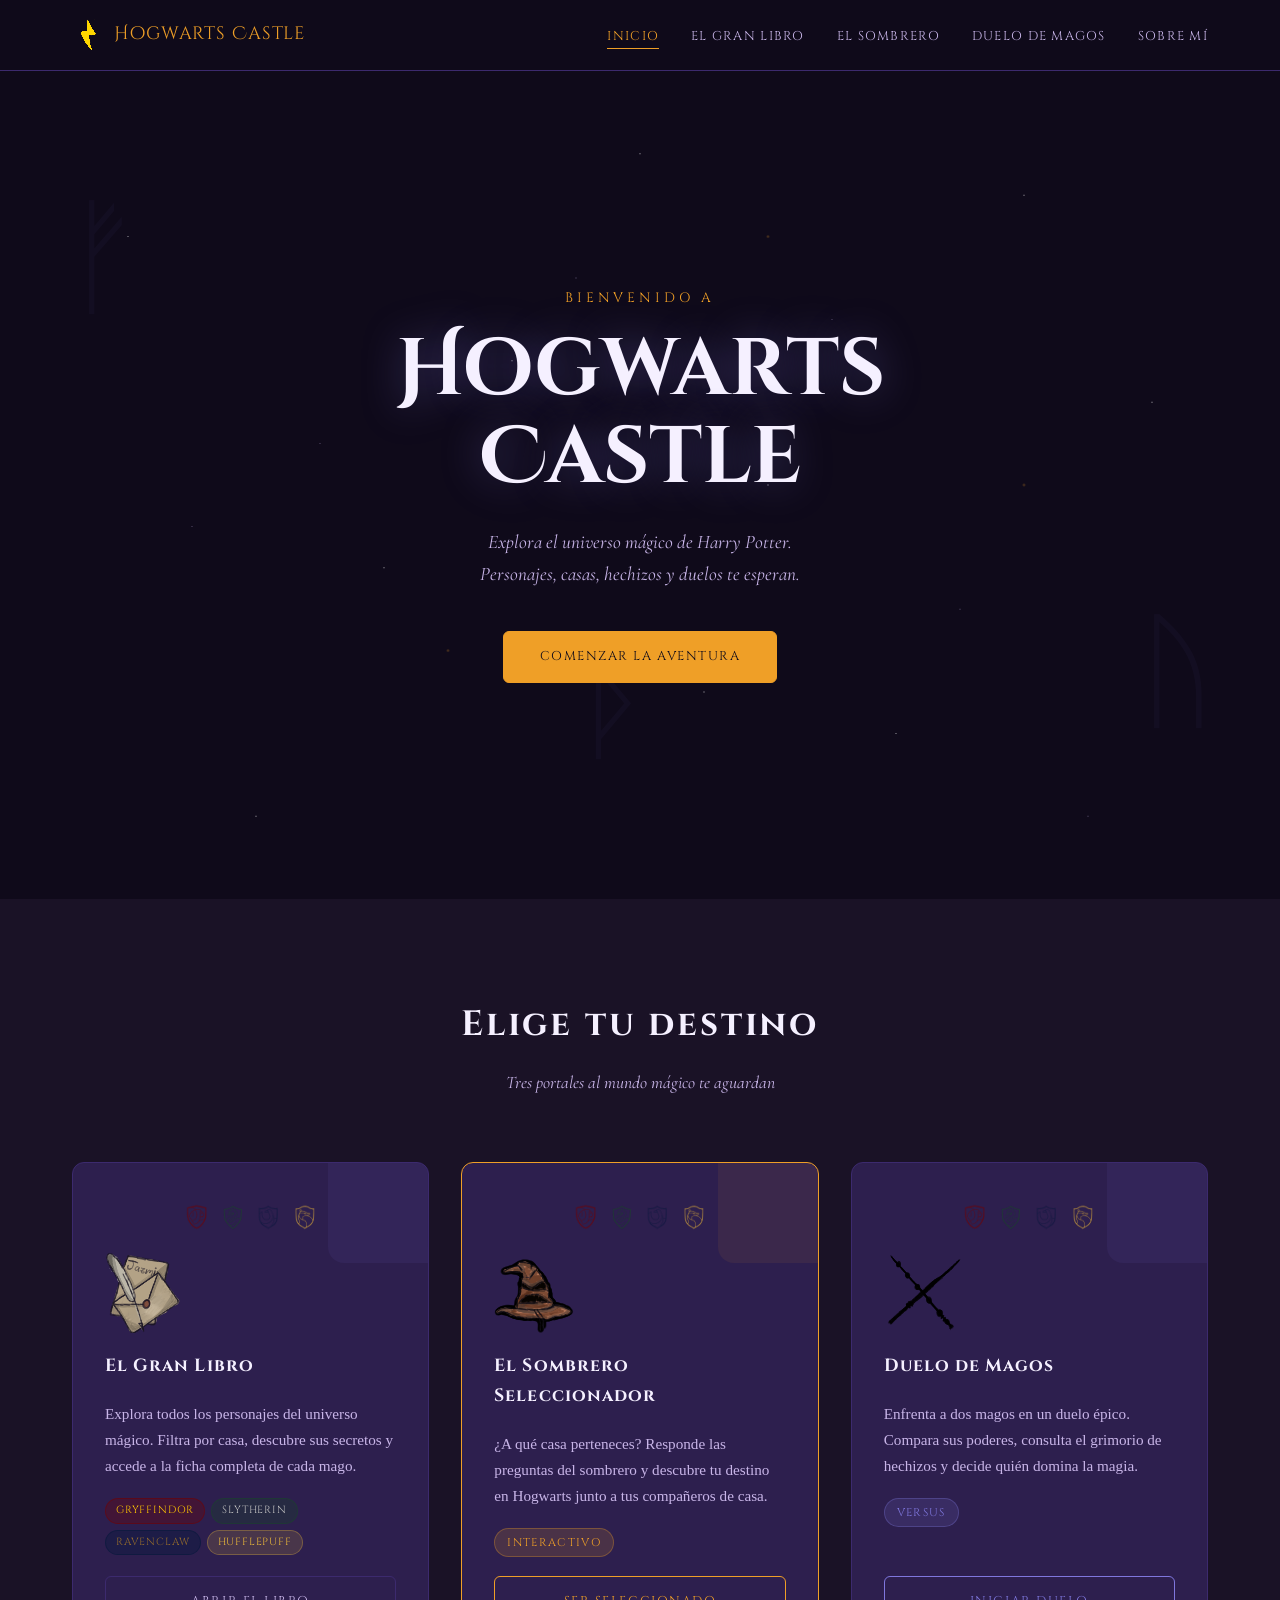
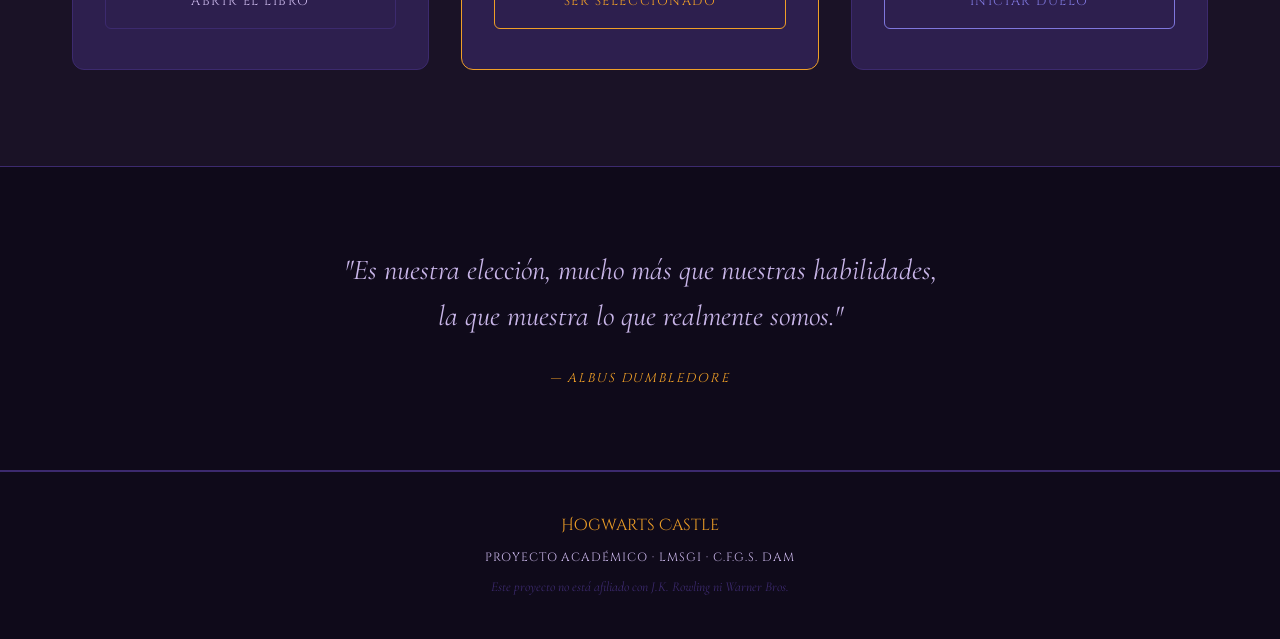
<file: index.html>
<!DOCTYPE html>
<html lang="es">
  <head>
    <meta charset="UTF-8" />
    <meta name="viewport" content="width=device-width, initial-scale=1.0" />
    <meta name="author" content="Jazmin Gutierrez Castro" />
    <meta name="description" content="Hogwarts Castle - Explora el mundo mágico de Harry Potter" />
    <title>Hogwarts Castle</title>
    <link rel="icon" type="image/x-icon" href="img/favicon.png" />
    <link rel="stylesheet" href="css/styles.css" />
    <link rel="preconnect" href="https://fonts.googleapis.com" />
    <link rel="preconnect" href="https://fonts.gstatic.com" crossorigin />
    <link
      href="https://fonts.googleapis.com/css2?family=Cinzel:wght@400;700&family=Cinzel+Decorative:wght@400;700&family=IM+Fell+English:ital,wght@0,400;1,400&family=Cormorant+Garamond:ital,wght@0,400;0,600;1,400&family=Crimson+Text:ital,wght@0,400;1,400&display=swap"
      rel="stylesheet"
    />
  </head>
  <body>

    <header class="site-header">
      <div class="header-inner">
        <div class="logo">
          <img src="img/logo.png" alt="Logo" class="logo-symbol" />
          <span class="logo-text">Hogwarts Castle</span>
        </div>
        <nav class="main-nav">
          <ul class="nav-list">
            <li><a href="index.html" class="nav-link active">Inicio</a></li>
            <li><a href="pages/libro.html" class="nav-link">El Gran Libro</a></li>
            <li><a href="pages/sombrero.html" class="nav-link">El Sombrero</a></li>
            <li><a href="pages/duelo.html" class="nav-link">Duelo de Magos</a></li>
            <li><a href="pages/sobre-mi.html" class="nav-link">Sobre mí</a></li>
          </ul>
        </nav>
      </div>
    </header>

    <main class="site-main">

      <section class="hero">
        <div class="hero-bg">
          <div class="stars"></div>
          <div class="stars stars--2"></div>
          <div class="stars stars--3"></div>
        </div>
        <div class="hero-content">
          <p class="hero-eyebrow">Bienvenido a</p>
          <h1 class="hero-title">Hogwarts Castle</h1>
          <p class="hero-subtitle">
            Explora el universo mágico de Harry Potter.<br />
            Personajes, casas, hechizos y duelos te esperan.
          </p>
          <a href="#section-title" class="btn btn--primary">Comenzar la aventura</a>
        </div>
        <div class="hero-deco" aria-hidden="true">
          <span class="deco-rune">ᚠ</span>
          <span class="deco-rune deco-rune--2">ᚢ</span>
          <span class="deco-rune deco-rune--3">ᚦ</span>
        </div>
      </section>

      <section class="sections" id="section-title">
        <div class="section-header" >
          <h2 class="section-title" >Elige tu destino</h2>
          <p class="section-desc">Tres portales al mundo mágico te aguardan</p>
        </div>

        <div class="cards-grid">

          <article class="portal-card">
            <div class="portal-card__glow"></div>
            <div class="portal-card__shields" aria-hidden="true">
              <img src="img/escudo_gryffindor.png" alt="" />
              <img src="img/escudo_slytherin.png" alt="" />
              <img src="img/escudo_ravenclaw.png" alt="" />
              <img src="img/escudo_hufflepuf.png" alt="" />
            </div>
            <img src="img/cartas.png" alt="" class="portal-card__icon" aria-hidden="true" />
            <h3 class="portal-card__title">El Gran Libro</h3>
            <p class="portal-card__desc">
              Explora todos los personajes del universo mágico. Filtra por casa,
              descubre sus secretos y accede a la ficha completa de cada mago.
            </p>
            <ul class="portal-card__tags">
              <li class="tag tag--gryffindor">Gryffindor</li>
              <li class="tag tag--slytherin">Slytherin</li>
              <li class="tag tag--ravenclaw">Ravenclaw</li>
              <li class="tag tag--hufflepuff">Hufflepuff</li>
            </ul>
            <a href="pages/libro.html" class="btn btn--card">Abrir el libro</a>
          </article>

          <article class="portal-card portal-card--featured">
            <div class="portal-card__glow portal-card__glow--gold"></div>
            <div class="portal-card__shields" aria-hidden="true">
              <img src="img/escudo_gryffindor.png" alt="" />
              <img src="img/escudo_slytherin.png" alt="" />
              <img src="img/escudo_ravenclaw.png" alt="" />
              <img src="img/escudo_hufflepuf.png" alt="" />
            </div>
            <img src="img/sombrero.png" alt="" class="portal-card__icon" aria-hidden="true" />
            <h3 class="portal-card__title">El Sombrero Seleccionador</h3>
            <p class="portal-card__desc">
              ¿A qué casa perteneces? Responde las preguntas del sombrero y
              descubre tu destino en Hogwarts junto a tus compañeros de casa.
            </p>
            <div class="portal-card__badge">Interactivo</div>
            <a href="pages/sombrero.html" class="btn btn--card btn--gold">Ser seleccionado</a>
          </article>

          <article class="portal-card">
            <div class="portal-card__glow portal-card__glow--purple"></div>
            <div class="portal-card__shields" aria-hidden="true">
              <img src="img/escudo_gryffindor.png" alt="" />
              <img src="img/escudo_slytherin.png" alt="" />
              <img src="img/escudo_ravenclaw.png" alt="" />
              <img src="img/escudo_hufflepuf.png" alt="" />
            </div>
            <img src="img/duelo.png" alt="" class="portal-card__icon" aria-hidden="true" />
            <h3 class="portal-card__title">Duelo de Magos</h3>
            <p class="portal-card__desc">
              Enfrenta a dos magos en un duelo épico. Compara sus poderes,
              consulta el grimorio de hechizos y decide quién domina la magia.
            </p>
            <div class="portal-card__badge portal-card__badge--purple">Versus</div>
            <a href="pages/duelo.html" class="btn btn--card btn--purple">Iniciar duelo</a>
          </article>

        </div>
      </section>

      <section class="quote-section">
        <blockquote class="magic-quote">
          <p class="magic-quote__text">
            "Es nuestra elección, mucho más que nuestras habilidades,<br />
            la que muestra lo que realmente somos."
          </p>
          <cite class="magic-quote__author">— Albus Dumbledore</cite>
        </blockquote>
      </section>

    </main>

    <footer class="site-footer">
      <div class="footer-inner">
        <p class="footer-brand">Hogwarts Castle</p>
        <p class="footer-copy">
          Proyecto académico · LMSGI · C.F.G.S. DAM
        </p>
        <p class="footer-disclaimer">
          Este proyecto no está afiliado con J.K. Rowling ni Warner Bros.
        </p>
      </div>
    </footer>

    <script src="js/script.js"></script>
  </body>
</html>
</file>
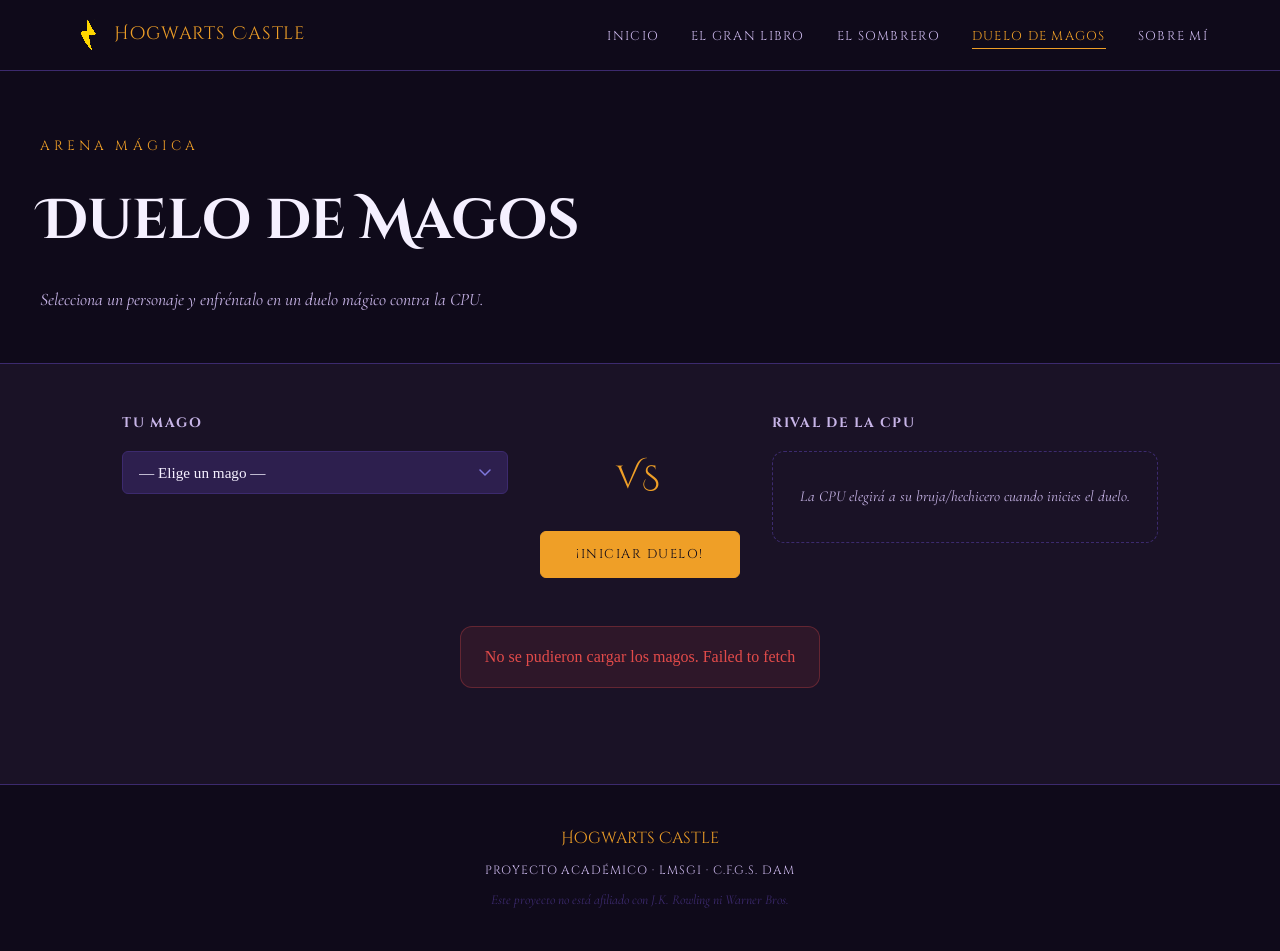
<file: pages/duelo.html>
<!DOCTYPE html>
<html lang="es">
  <head>
    <meta charset="UTF-8" />
    <meta name="viewport" content="width=device-width, initial-scale=1.0" />
    <meta name="author" content="Jazmin Gutierrez Castro" />
    <meta name="description" content="Duelo de Magos - Enfrenta a dos personajes de Harry Potter" />
    <title>Duelo de Magos | Hogwarts Castle</title>
    <link rel="icon" type="image/x-icon" href="../img/favicon.png" />
    <link rel="stylesheet" href="../css/styles.css" />
    <link rel="preconnect" href="https://fonts.googleapis.com" />
    <link rel="preconnect" href="https://fonts.gstatic.com" crossorigin />
    <link
      href="https://fonts.googleapis.com/css2?family=Cinzel:wght@400;700&family=Cinzel+Decorative:wght@400;700&family=IM+Fell+English:ital,wght@0,400;1,400&family=Cormorant+Garamond:ital,wght@0,400;0,600;1,400&family=Crimson+Text:ital,wght@0,400;1,400&display=swap"
      rel="stylesheet"
    />
  </head>
  <body>

    <header class="site-header">
      <div class="header-inner">
        <div class="logo">
          <img src="../img/logo.png" alt="Logo" class="logo-symbol" />
          <a href="../index.html" class="logo-text">Hogwarts Castle</a>
        </div>
        <nav class="main-nav">
          <ul class="nav-list">
            <li><a href="../index.html" class="nav-link">Inicio</a></li>
            <li><a href="libro.html" class="nav-link">El Gran Libro</a></li>
            <li><a href="sombrero.html" class="nav-link">El Sombrero</a></li>
            <li><a href="duelo.html" class="nav-link active">Duelo de Magos</a></li>
            <li><a href="sobre-mi.html" class="nav-link">Sobre mí</a></li>
          </ul>
        </nav>
      </div>
    </header>

    <main class="site-main">

      <section class="page-hero">
        <div class="page-hero__content">
          <p class="hero-eyebrow">Arena mágica</p>
          <h1 class="page-hero__title">Duelo de Magos</h1>
          <p class="page-hero__desc">
            Selecciona un personaje y enfréntalo en un duelo mágico contra la CPU.
          </p>
        </div>
      </section>

      <section class="duel-section">
        <div class="duel-container">

          <div class="duelist-panel" id="panel-1">
            <h2 class="duelist-panel__title">Tu mago</h2>
            <select class="duelist-select" id="select-1" aria-label="Seleccionar tu mago">
              <option value="">— Elige un mago —</option>
            </select>
            <div class="duelist-card hidden" id="card-1"></div>
          </div>

          <div class="duel-vs" aria-hidden="true">
            <span class="duel-vs__text">VS</span>
            <button class="btn btn--primary duel-btn" id="btn-duel">
              ¡Iniciar duelo!
            </button>
          </div>

          <div class="duelist-panel" id="panel-2">
            <h2 class="duelist-panel__title">Rival de la CPU</h2>
            <p class="cpu-hint" id="cpu-hint">
              La CPU elegirá a su bruja/hechicero cuando inicies el duelo.
            </p>
            <div class="duelist-card hidden" id="card-2"></div>
          </div>

        </div>

        <div class="duel-result hidden" id="duel-result">
          <p class="duel-result__text" id="duel-result-text"></p>
        </div>

        <div class="loading-state hidden" id="duel-loading">
          <p class="loading-text">Cargando magos...</p>
        </div>
        <div class="error-state hidden" id="duel-error">
          <p class="error-text" id="duel-error-text"></p>
        </div>

      </section>

    </main>

    <footer class="site-footer">
      <div class="footer-inner">
        <p class="footer-brand">Hogwarts Castle</p>
        <p class="footer-copy">Proyecto académico · LMSGI · C.F.G.S. DAM</p>
        <p class="footer-disclaimer">Este proyecto no está afiliado con J.K. Rowling ni Warner Bros.</p>
      </div>
    </footer>

    <script src="../js/script.js"></script>
  </body>
</html>
</file>
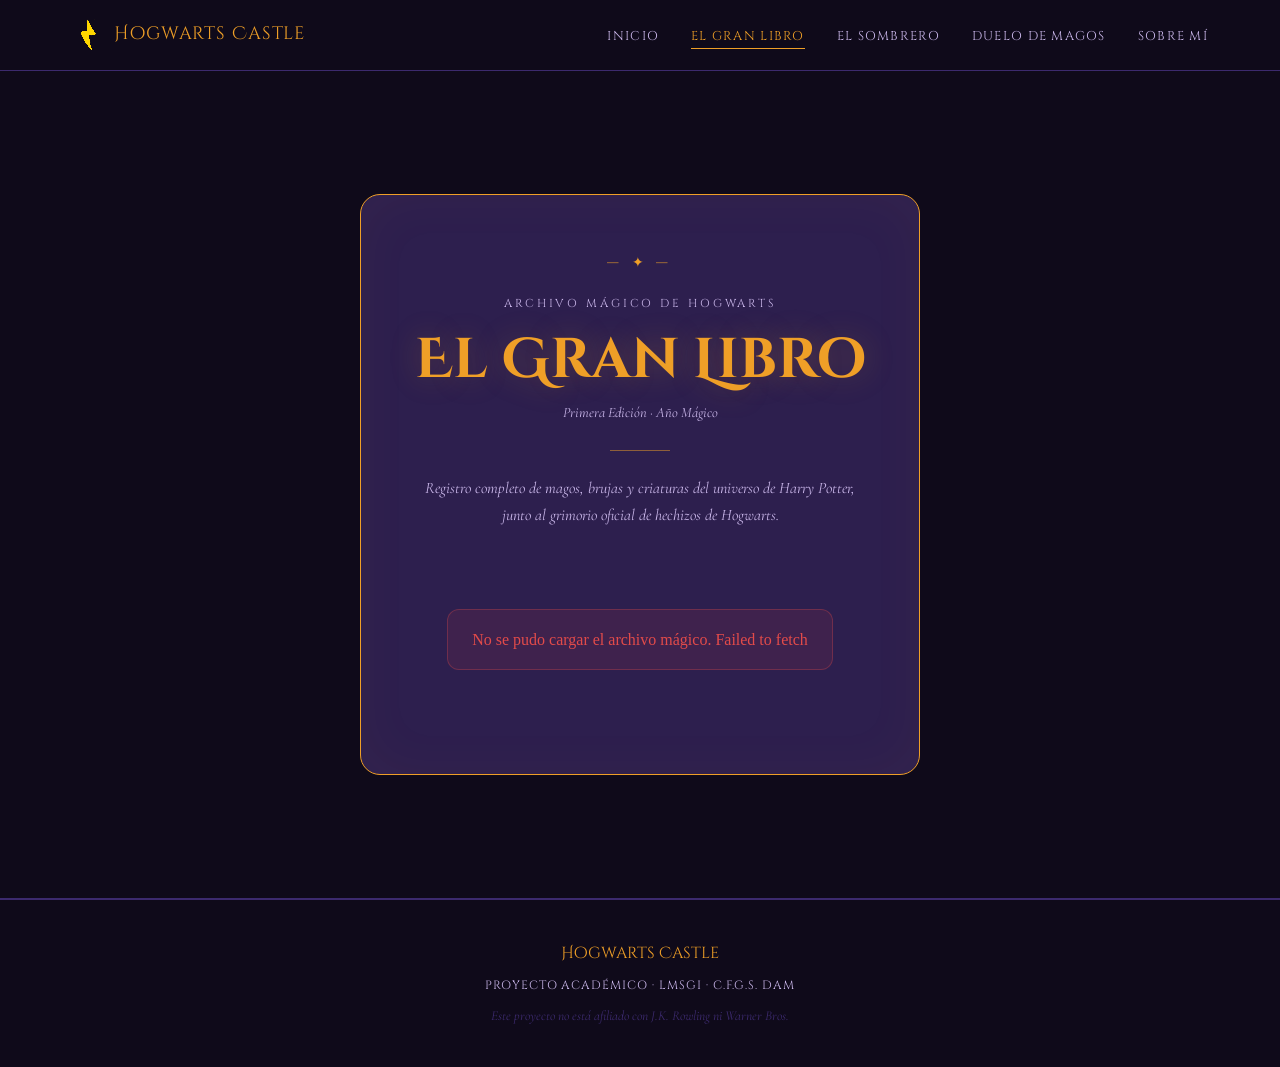
<file: pages/libro.html>
<!DOCTYPE html>
<html lang="es">
  <head>
    <meta charset="UTF-8" />
    <meta name="viewport" content="width=device-width, initial-scale=1.0" />
    <meta name="author" content="Jazmin Gutierrez Castro" />
    <meta name="description" content="El Gran Libro - Explora personajes y hechizos de Harry Potter" />
    <title>El Gran Libro | Hogwarts Castle</title>
    <link rel="icon" type="image/x-icon" href="../img/favicon.png" />
    <link rel="stylesheet" href="../css/styles.css" />
    <link rel="preconnect" href="https://fonts.googleapis.com" />
    <link rel="preconnect" href="https://fonts.gstatic.com" crossorigin />
    <link
      href="https://fonts.googleapis.com/css2?family=Cinzel:wght@400;700&family=Cinzel+Decorative:wght@400;700&family=IM+Fell+English:ital,wght@0,400;1,400&family=Cormorant+Garamond:ital,wght@0,400;0,600;1,400&family=Crimson+Text:ital,wght@0,400;1,400&display=swap"
      rel="stylesheet"
    />
  </head>
  <body>

    <header class="site-header">
      <div class="header-inner">
        <div class="logo">
          <img src="../img/logo.png" alt="Logo" class="logo-symbol" />
          <a href="../index.html" class="logo-text">Hogwarts Castle</a>
        </div>
        <nav class="main-nav">
          <ul class="nav-list">
            <li><a href="../index.html" class="nav-link">Inicio</a></li>
            <li><a href="libro.html" class="nav-link active">El Gran Libro</a></li>
            <li><a href="sombrero.html" class="nav-link">El Sombrero</a></li>
            <li><a href="duelo.html" class="nav-link">Duelo de Magos</a></li>
            <li><a href="sobre-mi.html" class="nav-link">Sobre mí</a></li>
          </ul>
        </nav>
      </div>
    </header>

    <main class="site-main">
      <!--Portada del libro -->
      <section class="book-cover" id="book-cover">
        <div class="book-cover__inner">
          <div class="book-cover__ornament" aria-hidden="true">— ✦ —</div>
          <p class="book-cover__subtitle">Archivo Mágico de Hogwarts</p>
          <h1 class="book-cover__title">El Gran Libro</h1>
          <p class="book-cover__edition">Primera Edición · Año Mágico</p>
          <div class="book-cover__divider" aria-hidden="true"></div>
          <p class="book-cover__desc">
            Registro completo de magos, brujas y criaturas del universo de Harry Potter,
            junto al grimorio oficial de hechizos de Hogwarts.
          </p>
          <div class="loading-state" id="loading-state">
            <p class="loading-text">Cargando el archivo mágico...</p>
          </div>
          <button class="btn btn--primary book-cover__btn hidden" id="btn-open-book">
            Abrir el libro
          </button>
          <div class="error-state hidden" id="error-state">
            <p class="error-text" id="error-message"></p>
          </div>
        </div>
      </section>

      <div class="book-content hidden" id="book-content">
        <!-- Indice de capítulos -->
        <section class="book-index" id="book-index">
          <div class="book-index__header">
            <p class="book-index__label">Índice de capítulos</p>
            <h2 class="book-index__title">¿Qué capítulo deseas consultar?</h2>
          </div>
          <div class="book-index__chapters">

            <button class="chapter-btn chapter-btn--all active" id="btn-all"
                    aria-label="Ver todos los personajes">
              <span class="chapter-btn__num">I</span>
              <span class="chapter-btn__name">Todos los magos</span>
              <span class="chapter-btn__count" id="count-all"></span>
            </button>

            <button class="chapter-btn chapter-btn--gryffindor" id="btn-gryffindor"
                    aria-label="Ver personajes de Gryffindor">
              <img src="../img/escudo_gryffindor.png" alt="Gryffindor" class="chapter-btn__escudo" />
              <span class="chapter-btn__num">II</span>
              <span class="chapter-btn__name">Gryffindor</span>
              <span class="chapter-btn__count" id="count-gryffindor"></span>
            </button>

            <button class="chapter-btn chapter-btn--slytherin" id="btn-slytherin"
                    aria-label="Ver personajes de Slytherin">
              <img src="../img/escudo_slytherin.png" alt="Slytherin" class="chapter-btn__escudo" />
              <span class="chapter-btn__num">III</span>
              <span class="chapter-btn__name">Slytherin</span>
              <span class="chapter-btn__count" id="count-slytherin"></span>
            </button>

            <button class="chapter-btn chapter-btn--ravenclaw" id="btn-ravenclaw"
                    aria-label="Ver personajes de Ravenclaw">
              <img src="../img/escudo_ravenclaw.png" alt="Ravenclaw" class="chapter-btn__escudo" />
              <span class="chapter-btn__num">IV</span>
              <span class="chapter-btn__name">Ravenclaw</span>
              <span class="chapter-btn__count" id="count-ravenclaw"></span>
            </button>

            <button class="chapter-btn chapter-btn--hufflepuff" id="btn-hufflepuff"
                    aria-label="Ver personajes de Hufflepuff">
              <img src="../img/escudo_hufflepuf.png" alt="Hufflepuff" class="chapter-btn__escudo" />
              <span class="chapter-btn__num">V</span>
              <span class="chapter-btn__name">Hufflepuff</span>
              <span class="chapter-btn__count" id="count-hufflepuff"></span>
            </button>

            <button class="chapter-btn chapter-btn--spells" id="btn-spells"
                    aria-label="Ver el grimorio de hechizos">
              <span class="chapter-btn__num">VI</span>
              <span class="chapter-btn__name">Grimorio de Hechizos</span>
              <span class="chapter-btn__count" id="count-spells"></span>
            </button>

          </div>
        </section>
        <!-- Personajes -->
        <section class="characters-section" id="characters-section">

          <div class="chapter-header">
            <h2 class="chapter-header__title" id="chapter-title">Todos los magos</h2>
            <p class="chapter-header__info" id="results-count" aria-live="polite"></p>
          </div>

          <div class="book-reader">

            <button class="book-arrow book-arrow--prev" id="btn-prev"
                    aria-label="Página anterior">
              <span aria-hidden="true">&#8249;</span>
            </button>

            <div class="book-page">
              <div class="characters-grid" id="characters-grid"></div>
              <p class="book-page__num" id="page-indicator" aria-live="polite"></p>
            </div>

            <button class="book-arrow book-arrow--next" id="btn-next"
                    aria-label="Página siguiente">
              <span aria-hidden="true">&#8250;</span>
            </button>

          </div>

        </section>
        <!-- Hechizos -->
        <section class="spells-section hidden" id="spells-section">
          <div class="chapter-header">
            <h2 class="chapter-header__title">Grimorio de Hechizos</h2>
            <p class="chapter-header__info" id="spells-count" aria-live="polite"></p>
          </div>

          <div class="book-reader">
            <button class="book-arrow book-arrow--prev" id="btn-spell-prev"
                    aria-label="Página anterior de hechizos">
              <span aria-hidden="true">&#8249;</span>
            </button>
            <div class="book-page spells-book-page">
              <div class="spells-grid" id="spells-grid"></div>
              <p class="book-page__num" id="spell-page-indicator" aria-live="polite"></p>
            </div>
            <button class="book-arrow book-arrow--next" id="btn-spell-next"
                    aria-label="Página siguiente de hechizos">
              <span aria-hidden="true">&#8250;</span>
            </button>
          </div>

          <div class="loading-state hidden" id="spells-loading">
            <p class="loading-text">Abriendo el grimorio...</p>
          </div>
          <div class="error-state hidden" id="spells-error">
            <p class="error-text" id="spells-error-text"></p>
          </div>
        </section>

      </div>

      <div class="modal-overlay hidden" id="modal-overlay" role="dialog" aria-modal="true" aria-labelledby="modal-name">
        <div class="modal">
          <button class="modal-close" id="modal-close" aria-label="Cerrar ficha">&#10005;</button>
          <div class="modal-content" id="modal-content"></div>
        </div>
      </div>

    </main>

    <footer class="site-footer">
      <div class="footer-inner">
        <p class="footer-brand">Hogwarts Castle</p>
        <p class="footer-copy">Proyecto académico · LMSGI · C.F.G.S. DAM</p>
        <p class="footer-disclaimer">Este proyecto no está afiliado con J.K. Rowling ni Warner Bros.</p>
      </div>
    </footer>

    <script src="../js/script.js"></script>
  </body>
</html>
</file>
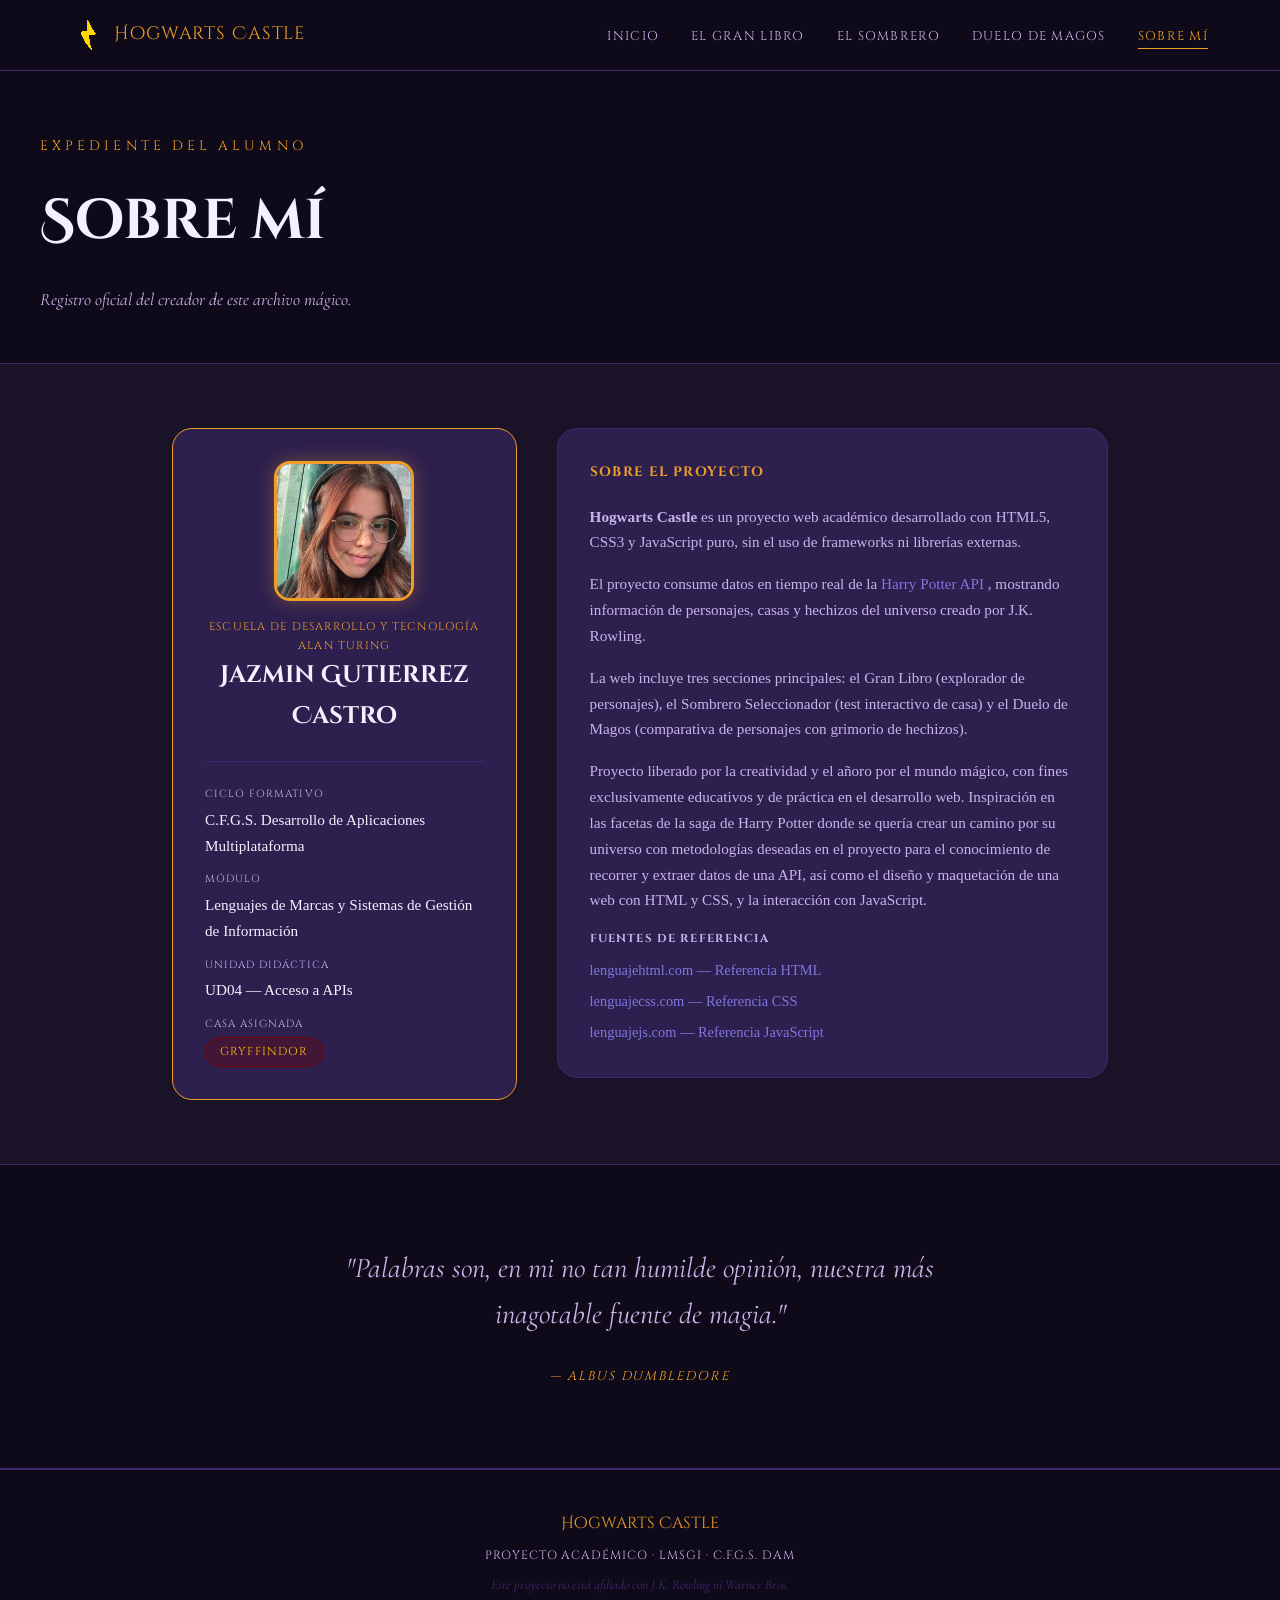
<file: pages/sobre-mi.html>
<!DOCTYPE html>
<html lang="es">
  <head>
    <meta charset="UTF-8" />
    <meta name="viewport" content="width=device-width, initial-scale=1.0" />
    <meta name="author" content="Jazmin Gutierrez Castro" />
    <meta name="description" content="Sobre mí - Hogwarts Castle" />
    <title>Sobre mí | Hogwarts Castle</title>
    <link rel="icon" type="image/x-icon" href="../img/favicon.png" />
    <link rel="stylesheet" href="../css/styles.css" />
    <link rel="preconnect" href="https://fonts.googleapis.com" />
    <link rel="preconnect" href="https://fonts.gstatic.com" crossorigin />
    <link
      href="https://fonts.googleapis.com/css2?family=Cinzel:wght@400;700&family=Cinzel+Decorative:wght@400;700&family=IM+Fell+English:ital,wght@0,400;1,400&family=Cormorant+Garamond:ital,wght@0,400;0,600;1,400&family=Crimson+Text:ital,wght@0,400;1,400&display=swap"
      rel="stylesheet"
    />
  </head>
  <body>

    <header class="site-header">
      <div class="header-inner">
        <div class="logo">
          <img src="../img/logo.png" alt="Logo" class="logo-symbol" />
          <a href="../index.html" class="logo-text">Hogwarts Castle</a>
        </div>
        <nav class="main-nav">
          <ul class="nav-list">
            <li><a href="../index.html" class="nav-link">Inicio</a></li>
            <li><a href="libro.html" class="nav-link">El Gran Libro</a></li>
            <li><a href="sombrero.html" class="nav-link">El Sombrero</a></li>
            <li><a href="duelo.html" class="nav-link">Duelo de Magos</a></li>
            <li><a href="sobre-mi.html" class="nav-link active">Sobre mí</a></li>
          </ul>
        </nav>
      </div>
    </header>

    <main class="site-main">

      <section class="page-hero">
        <div class="page-hero__content">
          <p class="hero-eyebrow">Expediente del alumno</p>
          <h1 class="page-hero__title">Sobre mí</h1>
          <p class="page-hero__desc">
            Registro oficial del creador de este archivo mágico.
          </p>
        </div>
      </section>

      <section class="profile-section">
        <div class="profile-container">

          <div class="profile-card">
            <div class="profile-card__header">
              <img src="../img/me.png" alt="" class="profile-card__seal" aria-hidden="true" />
              <div class="profile-card__titles">
                <p class="profile-card__eyebrow">Escuela de Desarrollo y Tecnología Alan Turing</p>
                <h2 class="profile-card__name">Jazmin Gutierrez Castro</h2>
              </div>
            </div>

            <div class="profile-card__divider" aria-hidden="true"></div>

            <dl class="profile-card__data">
              <div class="profile-data-row">
                <dt class="profile-data-row__label">Ciclo formativo</dt>
                <dd class="profile-data-row__value">C.F.G.S. Desarrollo de Aplicaciones Multiplataforma</dd>
              </div>
              <div class="profile-data-row">
                <dt class="profile-data-row__label">Módulo</dt>
                <dd class="profile-data-row__value">Lenguajes de Marcas y Sistemas de Gestión de Información</dd>
              </div>
              <div class="profile-data-row">
                <dt class="profile-data-row__label">Unidad didáctica</dt>
                <dd class="profile-data-row__value">UD04 — Acceso a APIs</dd>
              </div>
              <div class="profile-data-row">
                <dt class="profile-data-row__label">Casa asignada</dt>
                <dd class="profile-data-row__value">
                  <span class="house-badge house-badge--gryffindor">Gryffindor</span>
                </dd>
              </div>
            </dl>
          </div>

          <div class="project-card">
            <h3 class="project-card__title">Sobre el proyecto</h3>
            <p class="project-card__text">
              <strong>Hogwarts Castle</strong> es un proyecto web académico desarrollado con HTML5, CSS3 y
              JavaScript puro, sin el uso de frameworks ni librerías externas.
            </p>
            <p class="project-card__text">
              El proyecto consume datos en tiempo real de la
              <a href="https://hp-api.onrender.com" target="_blank" rel="noopener" class="project-link">
                Harry Potter API
              </a>,
              mostrando información de personajes, casas y hechizos del universo creado por J.K. Rowling.
            </p>
            <p class="project-card__text">
              La web incluye tres secciones principales: el Gran Libro (explorador de personajes),
              el Sombrero Seleccionador (test interactivo de casa) y el Duelo de Magos
              (comparativa de personajes con grimorio de hechizos).
            </p>
            <p class="project-card__text">
              Proyecto liberado por la creatividad y el añoro por el mundo mágico, con fines exclusivamente educativos y de práctica en el desarrollo web.
              Inspiración en las facetas de la saga de Harry Potter donde se quería crear un camino por su universo con metodologías deseadas en el proyecto 
              para el conocimiento de recorrer y extraer datos de una API, así como el diseño y maquetación de una web con HTML y CSS, y la interacción con JavaScript.
            </p>

            <div class="references">
              <h4 class="references__title">Fuentes de referencia</h4>
              <ul class="references__list">
                <li>
                  <a href="https://lenguajehtml.com" target="_blank" rel="noopener" class="project-link">
                    lenguajehtml.com — Referencia HTML
                  </a>
                </li>
                <li>
                  <a href="https://lenguajecss.com" target="_blank" rel="noopener" class="project-link">
                    lenguajecss.com — Referencia CSS
                  </a>
                </li>
                <li>
                  <a href="https://lenguajejs.com" target="_blank" rel="noopener" class="project-link">
                    lenguajejs.com — Referencia JavaScript
                  </a>
                </li>
              </ul>
            </div>

          </div>

        </div>
      </section>

      <section class="quote-section">
        <blockquote class="magic-quote">
          <p class="magic-quote__text">
            "Palabras son, en mi no tan humilde opinión, nuestra más<br />
            inagotable fuente de magia."
          </p>
          <cite class="magic-quote__author">— Albus Dumbledore</cite>
        </blockquote>
      </section>

    </main>

    <footer class="site-footer">
      <div class="footer-inner">
        <p class="footer-brand">Hogwarts Castle</p>
        <p class="footer-copy">Proyecto académico · LMSGI · C.F.G.S. DAM</p>
        <p class="footer-disclaimer">Este proyecto no está afiliado con J.K. Rowling ni Warner Bros.</p>
      </div>
    </footer>

    <script src="../js/script.js"></script>
  </body>
</html>
</file>
<file: css/styles.css>
:root {
  --color-bg: #1A1226;
  --color-bg-card: #2D1F4E;
  --color-bg-deep: #0F0A1A;
  --color-accent: #7F77DD;
  --color-gold: #EF9F27;
  --color-text: #F5F0FF;
  --color-text-muted: #C8B5E8;
  --color-border: #3C2A6E;

  --color-gryffindor: #740001;
  --color-gryffindor-gold: #FFC500;
  --color-slytherin: #1A472A;
  --color-slytherin-silver: #C0C0C0;
  --color-ravenclaw: #0E1A40;
  --color-ravenclaw-bronze: #946B2D;
  --color-hufflepuff: #ECB939;
  --color-hufflepuff-black: #2E2E2E;

  --font-display: 'Cinzel Decorative', serif;
  --font-heading: 'Cinzel', serif;
  --font-body: 'IM Fell English', serif;
  --font-elegant: 'Cormorant Garamond', serif;

  --radius-sm: 6px;
  --radius-md: 12px;
  --radius-lg: 20px;

  --transition: 0.3s ease;
}

*,
*::before,
*::after {
  box-sizing: border-box;
  margin: 0;
  padding: 0;
}

/* Scrollbar personalizada */
::-webkit-scrollbar {
  width: 8px;
}

::-webkit-scrollbar-track {
  background-color: var(--color-bg-deep);
  border-left: 1px solid var(--color-border);
}

::-webkit-scrollbar-thumb {
  background-color: var(--color-bg-card);
  border-radius: 10px;
  border: 2px solid var(--color-bg-deep);
}

::-webkit-scrollbar-thumb:hover {
  background-color: var(--color-accent);
}

::-webkit-scrollbar-corner {
  background-color: var(--color-bg-deep);
}

html {
  scroll-behavior: smooth;
}

body {
  background-color: var(--color-bg);
  color: var(--color-text);
  font-family: var(--font-body);
  font-size: 1rem;
  line-height: 1.7;
  min-height: 100vh;
  display: flex;
  flex-direction: column;
}

a {
  color: inherit;
  text-decoration: none;
}

ul {
  list-style: none;
}

img {
  max-width: 100%;
  display: block;
}

/* HEADER */
.site-header {
  position: sticky;
  top: 0;
  z-index: 100;
  background-color: var(--color-bg-deep);
  border-bottom: 1px solid var(--color-border);
}

.header-inner {
  max-width: 1200px;
  margin: 0 auto;
  padding: 0 2rem;
  height: 70px;
  display: flex;
  align-items: center;
  justify-content: space-between;
}

.logo {
  display: flex;
  align-items: center;
  gap: 10px;
}

.logo-text {
  font-family: var(--font-display);
  font-size: 1.1rem;
  color: var(--color-gold);
  letter-spacing: 0.05em;
}

.nav-list {
  display: flex;
  gap: 2rem;
  align-items: center;
}

.nav-link {
  font-family: var(--font-heading);
  font-size: 0.8rem;
  letter-spacing: 0.1em;
  color: var(--color-text-muted);
  text-transform: uppercase;
  transition: color var(--transition);
  position: relative;
}

.nav-link::after {
  content: '';
  position: absolute;
  bottom: -4px;
  left: 0;
  width: 0;
  height: 1px;
  background-color: var(--color-gold);
  transition: width var(--transition);
}

.nav-link:hover,
.nav-link.active {
  color: var(--color-gold);
}

.nav-link:hover::after,
.nav-link.active::after {
  width: 100%;
}

.site-main {
  flex: 1;
}

/* HERO */
.hero {
  position: relative;
  min-height: 92vh;
  display: flex;
  align-items: center;
  justify-content: center;
  overflow: hidden;
  text-align: center;
  padding: 4rem 2rem;
}

.hero-bg {
  position: absolute;
  inset: 0;
  background-color: var(--color-bg-deep);
  z-index: 0;
}

/* Fondo estrellado con múltiples capas de radial-gradient */
.stars {
  position: absolute;
  inset: 0;
  background-image:
    radial-gradient(1px 1px at 10% 20%, #fff 0%, transparent 100%),
    radial-gradient(1px 1px at 30% 60%, #fff 0%, transparent 100%),
    radial-gradient(1px 1px at 50% 10%, #fff 0%, transparent 100%),
    radial-gradient(1px 1px at 70% 80%, #fff 0%, transparent 100%),
    radial-gradient(1px 1px at 90% 40%, #fff 0%, transparent 100%),
    radial-gradient(1px 1px at 20% 90%, #fff 0%, transparent 100%),
    radial-gradient(1px 1px at 60% 50%, #fff 0%, transparent 100%),
    radial-gradient(1px 1px at 80% 15%, #fff 0%, transparent 100%),
    radial-gradient(1px 1px at 40% 35%, #fff 0%, transparent 100%),
    radial-gradient(1px 1px at 55% 75%, #fff 0%, transparent 100%);
  opacity: 0.6;
  animation: twinkle 4s ease-in-out infinite alternate;
}

.stars--2 {
  background-image:
    radial-gradient(1px 1px at 15% 55%, #C8B5E8 0%, transparent 100%),
    radial-gradient(1px 1px at 45% 25%, #C8B5E8 0%, transparent 100%),
    radial-gradient(1px 1px at 75% 65%, #C8B5E8 0%, transparent 100%),
    radial-gradient(1px 1px at 85% 90%, #C8B5E8 0%, transparent 100%),
    radial-gradient(1px 1px at 25% 45%, #C8B5E8 0%, transparent 100%),
    radial-gradient(1px 1px at 65% 30%, #C8B5E8 0%, transparent 100%);
  opacity: 0.4;
  animation: twinkle 6s ease-in-out infinite alternate-reverse;
}

.stars--3 {
  background-image:
    radial-gradient(2px 2px at 35% 70%, var(--color-gold) 0%, transparent 100%),
    radial-gradient(2px 2px at 60% 20%, var(--color-gold) 0%, transparent 100%),
    radial-gradient(2px 2px at 80% 50%, var(--color-gold) 0%, transparent 100%);
  opacity: 0.3;
  animation: twinkle 8s ease-in-out infinite alternate;
}

@keyframes twinkle {
  0% {
    opacity: 0.3;
  }

  100% {
    opacity: 0.8;
  }
}

.hero-content {
  position: relative;
  z-index: 1;
  max-width: 700px;
}

.hero-eyebrow {
  font-family: var(--font-heading);
  font-size: 0.85rem;
  letter-spacing: 0.3em;
  text-transform: uppercase;
  color: var(--color-gold);
  margin-bottom: 1rem;
  animation: fadeInDown 0.8s ease both;
}

.hero-title {
  font-family: var(--font-display);
  font-size: clamp(2.5rem, 8vw, 5rem);
  color: var(--color-text);
  line-height: 1.1;
  margin-bottom: 1.5rem;
  animation: fadeInDown 0.8s ease 0.2s both;
  text-shadow: 0 0 40px rgba(127, 119, 221, 0.4);
}

.hero-subtitle {
  font-family: var(--font-elegant);
  font-size: 1.2rem;
  font-style: italic;
  color: var(--color-text-muted);
  margin-bottom: 2.5rem;
  animation: fadeInDown 0.8s ease 0.4s both;
}

.hero-deco {
  position: absolute;
  inset: 0;
  z-index: 0;
  pointer-events: none;
}

.deco-rune {
  position: absolute;
  font-family: var(--font-display);
  font-size: 8rem;
  color: var(--color-accent);
  opacity: 0.04;
  animation: float 6s ease-in-out infinite;
}

.deco-rune:nth-child(1) {
  top: 10%;
  left: 5%;
}

.deco-rune--2 {
  top: 60%;
  right: 5%;
  animation-delay: 2s;
}

.deco-rune--3 {
  bottom: 10%;
  left: 45%;
  animation-delay: 4s;
}

@keyframes float {

  0%,
  100% {
    transform: translateY(0);
  }

  50% {
    transform: translateY(-6px);
  }
}

/* BOTONES */
.btn {
  display: inline-block;
  font-family: var(--font-heading);
  font-size: 0.8rem;
  letter-spacing: 0.12em;
  text-transform: uppercase;
  padding: 0.9rem 2.2rem;
  border-radius: var(--radius-sm);
  border: 1px solid currentColor;
  cursor: pointer;
  transition: background-color var(--transition), color var(--transition),
    transform var(--transition), box-shadow var(--transition);
  animation: fadeInDown 0.8s ease 0.6s both;
}

.btn:hover {
  transform: translateY(-2px);
}

.btn:active {
  transform: translateY(0) scale(0.98);
}

.btn--primary {
  background-color: var(--color-gold);
  color: var(--color-bg-deep);
  border-color: var(--color-gold);
}

.btn--primary:hover {
  background-color: transparent;
  color: var(--color-gold);
  box-shadow: 0 0 20px rgba(239, 159, 39, 0.3);
}

.btn--card {
  background-color: transparent;
  color: var(--color-text-muted);
  border-color: var(--color-border);
  width: 100%;
  text-align: center;
  margin-top: auto;
}

.btn--card:hover {
  border-color: var(--color-accent);
  color: var(--color-text);
  background-color: rgba(127, 119, 221, 0.1);
}

.btn--gold {
  border-color: var(--color-gold);
  color: var(--color-gold);
}

.btn--gold:hover {
  background-color: rgba(239, 159, 39, 0.15);
  box-shadow: 0 0 20px rgba(239, 159, 39, 0.2);
}

.btn--purple {
  border-color: var(--color-accent);
  color: var(--color-accent);
}

.btn--purple:hover {
  background-color: rgba(127, 119, 221, 0.15);
  box-shadow: 0 0 20px rgba(127, 119, 221, 0.2);
}

/* SECCIÓN CARDS (index) */
.sections {
  padding: 6rem 2rem;
  max-width: 1200px;
  margin: 0 auto;
}

.section-header {
  text-align: center;
  margin-bottom: 4rem;
}

.section-title {
  font-family: var(--font-heading);
  font-size: clamp(1.5rem, 4vw, 2.2rem);
  letter-spacing: 0.08em;
  color: var(--color-text);
  margin-bottom: 0.8rem;
}

.section-desc {
  font-family: var(--font-elegant);
  font-size: 1.1rem;
  font-style: italic;
  color: var(--color-text-muted);
}

.cards-grid {
  display: grid;
  grid-template-columns: repeat(auto-fit, minmax(300px, 1fr));
  gap: 2rem;
}

/* PORTAL CARDS */
.portal-card {
  position: relative;
  background-color: var(--color-bg-card);
  border: 1px solid var(--color-border);
  border-radius: var(--radius-md);
  padding: 2.5rem 2rem;
  display: flex;
  flex-direction: column;
  gap: 1.2rem;
  overflow: hidden;
  transition: transform var(--transition), border-color var(--transition);
}

.portal-card:hover {
  transform: translateY(-6px);
  border-color: var(--color-accent);
}

.portal-card--featured {
  border-color: var(--color-gold);
}

.portal-card--featured:hover {
  border-color: var(--color-gold);
}

/* Glow decorativo en esquina superior derecha */
.portal-card__glow {
  position: absolute;
  top: -40px;
  right: -40px;
  width: 140px;
  height: 140px;
  border-radius: 16px;
  background-color: var(--color-accent);
  opacity: 0.07;
  transition: opacity var(--transition);
  pointer-events: none;
}

.portal-card:hover .portal-card__glow {
  opacity: 0.14;
}

.portal-card__glow--gold {
  background-color: var(--color-gold);
}

.portal-card__glow--purple {
  background-color: var(--color-accent);
}

.portal-card__title {
  font-family: var(--font-heading);
  font-size: 1.1rem;
  letter-spacing: 0.06em;
  color: var(--color-text);
}

.portal-card__desc {
  font-family: var(--font-body);
  font-size: 0.95rem;
  color: var(--color-text-muted);
  line-height: 1.7;
}

.portal-card__badge {
  display: inline-block;
  font-family: var(--font-heading);
  font-size: 0.7rem;
  letter-spacing: 0.12em;
  text-transform: uppercase;
  padding: 4px 12px;
  border-radius: 20px;
  background-color: rgba(239, 159, 39, 0.15);
  color: var(--color-gold);
  border: 1px solid rgba(239, 159, 39, 0.3);
  width: fit-content;
}

.portal-card__badge--purple {
  background-color: rgba(127, 119, 221, 0.15);
  color: var(--color-accent);
  border-color: rgba(127, 119, 221, 0.3);
}

.portal-card__tags {
  display: flex;
  flex-wrap: wrap;
  gap: 6px;
}

.tag {
  font-family: var(--font-heading);
  font-size: 0.65rem;
  letter-spacing: 0.08em;
  text-transform: uppercase;
  padding: 3px 10px;
  border-radius: 20px;
  border: 1px solid transparent;
}

.tag--gryffindor {
  background-color: rgba(116, 0, 1, 0.3);
  color: var(--color-gryffindor-gold);
  border-color: rgba(116, 0, 1, 0.5);
}

.tag--slytherin {
  background-color: rgba(26, 71, 42, 0.3);
  color: var(--color-slytherin-silver);
  border-color: rgba(26, 71, 42, 0.5);
}

.tag--ravenclaw {
  background-color: rgba(14, 26, 64, 0.5);
  color: var(--color-ravenclaw-bronze);
  border-color: rgba(14, 26, 64, 0.8);
}

.tag--hufflepuff {
  background-color: rgba(236, 185, 57, 0.15);
  color: var(--color-hufflepuff);
  border-color: rgba(236, 185, 57, 0.3);
}

/* CITA */
.quote-section {
  padding: 5rem 2rem;
  background-color: var(--color-bg-deep);
  border-top: 1px solid var(--color-border);
  border-bottom: 1px solid var(--color-border);
}

.magic-quote {
  max-width: 800px;
  margin: 0 auto;
  text-align: center;
}

.magic-quote__text {
  font-family: var(--font-elegant);
  font-size: clamp(1.2rem, 3vw, 1.8rem);
  font-style: italic;
  color: var(--color-text-muted);
  line-height: 1.6;
  margin-bottom: 1.5rem;
}

.magic-quote__author {
  font-family: var(--font-heading);
  font-size: 0.8rem;
  letter-spacing: 0.15em;
  color: var(--color-gold);
  text-transform: uppercase;
}

/* FOOTER */
.site-footer {
  background-color: var(--color-bg-deep);
  border-top: 1px solid var(--color-border);
  padding: 2.5rem 2rem;
}

.footer-inner {
  max-width: 1200px;
  margin: 0 auto;
  text-align: center;
  display: flex;
  flex-direction: column;
  gap: 0.5rem;
}

.footer-brand {
  font-family: var(--font-display);
  font-size: 1rem;
  color: var(--color-gold);
}

.footer-copy {
  font-family: var(--font-heading);
  font-size: 0.75rem;
  letter-spacing: 0.08em;
  color: var(--color-text-muted);
  text-transform: uppercase;
}

.footer-disclaimer {
  font-family: var(--font-elegant);
  font-size: 0.85rem;
  font-style: italic;
  color: var(--color-border);
}

/* ANIMACIONES */
@keyframes fadeInDown {
  from {
    opacity: 0;
    transform: translateY(-20px);
  }

  to {
    opacity: 1;
    transform: translateY(0);
  }
}

@keyframes fadeInUp {
  from {
    opacity: 0;
    transform: translateY(20px);
  }

  to {
    opacity: 1;
    transform: translateY(0);
  }
}

.portal-card:nth-child(1) {
  animation: fadeInUp 0.6s ease 0.1s both;
}

.portal-card:nth-child(2) {
  animation: fadeInUp 0.6s ease 0.3s both;
}

.portal-card:nth-child(3) {
  animation: fadeInUp 0.6s ease 0.5s both;
}

/* PAGE HERO (páginas internas) */
.page-hero {
  background-color: var(--color-bg-deep);
  border-bottom: 1px solid var(--color-border);
  padding: 4rem 2rem 3rem;
}

.page-hero__content {
  max-width: 1200px;
  margin: 0 auto;
}

.page-hero__title {
  font-family: var(--font-display);
  font-size: clamp(2rem, 5vw, 3.5rem);
  color: var(--color-text);
  margin-bottom: 1rem;
  animation: fadeInDown 0.6s ease both;
}

.page-hero__desc {
  font-family: var(--font-elegant);
  font-size: 1.1rem;
  font-style: italic;
  color: var(--color-text-muted);
  max-width: 600px;
  animation: fadeInDown 0.6s ease 0.2s both;
}

/* ESTADOS: carga, error, hidden */
.hidden {
  display: none !important;
}

.loading-state {
  text-align: center;
  padding: 4rem 2rem;
}

.loading-text {
  font-family: var(--font-elegant);
  font-size: 1.1rem;
  font-style: italic;
  color: var(--color-text-muted);
  animation: pulse 1.5s ease-in-out infinite;
}

@keyframes pulse {

  0%,
  100% {
    opacity: 0.5;
  }

  50% {
    opacity: 1;
  }
}

.error-state {
  text-align: center;
  padding: 3rem 2rem;
}

.error-text {
  font-family: var(--font-body);
  font-size: 1rem;
  color: #E24B4A;
  background-color: rgba(226, 75, 74, 0.1);
  border: 1px solid rgba(226, 75, 74, 0.3);
  border-radius: var(--radius-md);
  padding: 1rem 1.5rem;
  display: inline-block;
}

/* LIBRO.HTML — GRID DE PERSONAJES */
.characters-section {
  max-width: 1200px;
  margin: 0 auto;
  padding: 2rem;
}

.characters-grid {
  display: grid;
  grid-template-columns: repeat(auto-fill, minmax(200px, 1fr));
  gap: 1.5rem;
}

.character-card {
  background-color: var(--color-bg-card);
  border: 1px solid var(--color-border);
  border-radius: var(--radius-md);
  overflow: hidden;
  cursor: pointer;
  transition: transform var(--transition), border-color var(--transition);
  animation: fadeInUp 0.4s ease both;
}

.character-card:hover {
  transform: translateY(-4px);
  border-color: var(--color-accent);
}

/* Borde de color por casa */
.character-card.gryffindor {
  border-color: rgba(116, 0, 1, 0.6);
}

.character-card.gryffindor:hover {
  border-color: var(--color-gryffindor-gold);
}

.character-card.slytherin {
  border-color: rgba(26, 71, 42, 0.6);
}

.character-card.slytherin:hover {
  border-color: var(--color-slytherin-silver);
}

.character-card.ravenclaw {
  border-color: rgba(14, 26, 64, 0.8);
}

.character-card.ravenclaw:hover {
  border-color: var(--color-ravenclaw-bronze);
}

.character-card.hufflepuff {
  border-color: rgba(236, 185, 57, 0.3);
}

.character-card.hufflepuff:hover {
  border-color: var(--color-hufflepuff);
}

.character-card__img-wrapper {
  aspect-ratio: 3 / 4;
  overflow: hidden;
  background-color: var(--color-bg-deep);
}

.character-card__img {
  width: 100%;
  height: 100%;
  object-fit: cover;
  transition: transform 0.4s ease;
}

.character-card:hover .character-card__img {
  transform: scale(1.05);
}

.character-card__no-img {
  width: 100%;
  height: 100%;
  display: flex;
  align-items: center;
  justify-content: center;
  color: var(--color-border);
}

.character-card__body {
  padding: 1rem;
}

.character-card__name {
  font-family: var(--font-heading);
  font-size: 0.85rem;
  letter-spacing: 0.04em;
  color: var(--color-text);
  margin-bottom: 0.4rem;
}

.character-card__house {
  font-family: var(--font-body);
  font-size: 0.8rem;
  font-style: italic;
  color: var(--color-text-muted);
}

/* LIBRO.HTML — MODAL */
.modal-overlay {
  position: fixed;
  inset: 0;
  background-color: rgba(10, 6, 20, 0.85);
  z-index: 200;
  display: flex;
  align-items: center;
  justify-content: center;
  padding: 2rem;
  animation: fadeIn 0.2s ease both;
}

@keyframes fadeIn {
  from {
    opacity: 0;
  }

  to {
    opacity: 1;
  }
}

.modal {
  background-color: var(--color-bg-card);
  border: 1px solid var(--color-border);
  border-radius: var(--radius-lg);
  max-width: 560px;
  width: 100%;
  max-height: 85vh;
  overflow-y: auto;
  position: relative;
  animation: fadeInDown 0.3s ease both;
}

.modal-close {
  position: absolute;
  top: 1rem;
  right: 1rem;
  background: none;
  border: 1px solid var(--color-border);
  color: var(--color-text-muted);
  width: 32px;
  height: 32px;
  border-radius: 16px;
  cursor: pointer;
  font-size: 0.9rem;
  display: flex;
  align-items: center;
  justify-content: center;
  transition: all var(--transition);
  z-index: 1;
}

.modal-close:hover {
  border-color: var(--color-gold);
  color: var(--color-gold);
}

.modal-content {
  padding: 2rem;
}

.modal-img-wrapper {
  width: 140px;
  height: 180px;
  border-radius: var(--radius-md);
  overflow: hidden;
  background-color: var(--color-bg-deep);
  margin: 0 auto 1.5rem;
  border: 1px solid var(--color-border);
}

.modal-img {
  width: 100%;
  height: 100%;
  object-fit: cover;
}

.modal-no-img {
  width: 100%;
  height: 100%;
  display: flex;
  align-items: center;
  justify-content: center;
}

.modal-name {
  font-family: var(--font-display);
  font-size: 1.4rem;
  color: var(--color-text);
  text-align: center;
  margin-bottom: 0.5rem;
}

/* Badge de casa con escudo — display inline-flex para alinear imagen y texto */
.modal-house-badge {
  display: inline-flex;
  align-items: center;
  gap: 6px;
  width: fit-content;
  margin: 0 auto 1.5rem;
  font-family: var(--font-heading);
  font-size: 0.7rem;
  letter-spacing: 0.1em;
  text-transform: uppercase;
  padding: 4px 14px;
  border-radius: 20px;
}

.modal-house-badge.gryffindor {
  background-color: rgba(116, 0, 1, 0.3);
  color: var(--color-gryffindor-gold);
  border: 1px solid var(--color-gryffindor);
}

.modal-house-badge.slytherin {
  background-color: rgba(26, 71, 42, 0.3);
  color: var(--color-slytherin-silver);
  border: 1px solid var(--color-slytherin);
}

.modal-house-badge.ravenclaw {
  background-color: rgba(14, 26, 64, 0.4);
  color: var(--color-ravenclaw-bronze);
  border: 1px solid var(--color-ravenclaw);
}

.modal-house-badge.hufflepuff {
  background-color: rgba(236, 185, 57, 0.15);
  color: var(--color-hufflepuff);
  border: 1px solid rgba(236, 185, 57, 0.4);
}

.modal-house-badge.no-house {
  background-color: rgba(127, 119, 221, 0.1);
  color: var(--color-accent);
  border: 1px solid var(--color-accent);
}

.modal-data {
  display: grid;
  grid-template-columns: 1fr 1fr;
  gap: 0.8rem;
  margin-top: 1rem;
}

.modal-data-item {
  background-color: var(--color-bg-deep);
  border: 1px solid var(--color-border);
  border-radius: var(--radius-sm);
  padding: 0.7rem 1rem;
}

.modal-data-item__label {
  font-family: var(--font-heading);
  font-size: 0.65rem;
  letter-spacing: 0.1em;
  text-transform: uppercase;
  color: var(--color-text-muted);
  display: block;
  margin-bottom: 0.3rem;
}

.modal-data-item__value {
  font-family: var(--font-body);
  font-size: 0.9rem;
  color: var(--color-text);
}

/* SOMBRERO.HTML — QUIZ */
.quiz-section {
  padding: 4rem 2rem;
  max-width: 700px;
  margin: 0 auto;
}

.quiz-container {
  display: flex;
  flex-direction: column;
  gap: 2.5rem;
  align-items: center;
}

.hat-wrapper {
  text-align: center;
  position: relative;
}

.hat-speech {
  background-color: var(--color-bg-card);
  border: 1px solid var(--color-border);
  border-radius: var(--radius-md);
  padding: 1rem 1.5rem;
  margin-top: 1rem;
  font-family: var(--font-elegant);
  font-size: 1rem;
  font-style: italic;
  color: var(--color-text-muted);
  max-width: 400px;
}

.question-card {
  background-color: var(--color-bg-card);
  border: 1px solid var(--color-border);
  border-radius: var(--radius-lg);
  padding: 2.5rem 2rem;
  width: 100%;
  animation: fadeInUp 0.4s ease both;
}

.question-number {
  font-family: var(--font-heading);
  font-size: 0.75rem;
  letter-spacing: 0.12em;
  text-transform: uppercase;
  color: var(--color-gold);
  margin-bottom: 1rem;
}

.question-text {
  font-family: var(--font-body);
  font-size: 1.15rem;
  color: var(--color-text);
  line-height: 1.6;
  margin-bottom: 1.8rem;
}

.answers-grid {
  display: grid;
  grid-template-columns: 1fr 1fr;
  gap: 0.8rem;
}

.answer-btn {
  background-color: var(--color-bg-deep);
  border: 1px solid var(--color-border);
  border-radius: var(--radius-sm);
  padding: 0.9rem 1rem;
  color: var(--color-text-muted);
  font-family: var(--font-body);
  font-size: 0.9rem;
  cursor: pointer;
  text-align: left;
  transition: all var(--transition);
  line-height: 1.4;
}

.answer-btn:hover {
  border-color: var(--color-gold);
  color: var(--color-text);
  background-color: rgba(239, 159, 39, 0.08);
  transform: translateY(-1px);
}

.progress-bar-wrapper {
  width: 100%;
  height: 4px;
  background-color: var(--color-bg-card);
  border-radius: 2px;
  overflow: hidden;
}

.progress-bar {
  height: 100%;
  background-color: var(--color-gold);
  border-radius: 2px;
  transition: width 0.4s ease;
  width: 0%;
}

/* SOMBRERO.HTML — RESULTADO */
.result-section {
  padding: 4rem 2rem;
  max-width: 900px;
  margin: 0 auto;
}

.result-container {
  text-align: center;
  display: flex;
  flex-direction: column;
  align-items: center;
  gap: 1.2rem;
}

.result-eyebrow {
  font-family: var(--font-heading);
  font-size: 0.8rem;
  letter-spacing: 0.2em;
  text-transform: uppercase;
  color: var(--color-text-muted);
}

.result-house-name {
  font-family: var(--font-display);
  font-size: clamp(2rem, 6vw, 3.5rem);
  animation: fadeInDown 0.6s ease both;
}

.result-house-name.gryffindor {
  color: var(--color-gryffindor-gold);
}

.result-house-name.slytherin {
  color: var(--color-slytherin-silver);
}

.result-house-name.ravenclaw {
  color: var(--color-ravenclaw-bronze);
}

.result-house-name.hufflepuff {
  color: var(--color-hufflepuff);
}

.result-house-desc {
  font-family: var(--font-elegant);
  font-size: 1.1rem;
  font-style: italic;
  color: var(--color-text-muted);
  max-width: 500px;
  line-height: 1.7;
}

.result-members {
  width: 100%;
  margin-top: 1rem;
}

.result-members__title {
  font-family: var(--font-heading);
  font-size: 0.85rem;
  letter-spacing: 0.1em;
  text-transform: uppercase;
  color: var(--color-text-muted);
  margin-bottom: 1.5rem;
}

.result-members__grid {
  display: grid;
  grid-template-columns: repeat(auto-fill, minmax(120px, 1fr));
  gap: 1rem;
  margin-bottom: 2rem;
}

.member-card {
  background-color: var(--color-bg-card);
  border: 1px solid var(--color-border);
  border-radius: var(--radius-md);
  padding: 0.8rem;
  text-align: center;
  animation: fadeInUp 0.4s ease both;
}

.member-card__img-wrapper {
  width: 60px;
  height: 75px;
  border-radius: var(--radius-sm);
  overflow: hidden;
  background-color: var(--color-bg-deep);
  margin: 0 auto 0.6rem;
}

.member-card__img {
  width: 100%;
  height: 100%;
  object-fit: cover;
}

.member-card__no-img {
  width: 100%;
  height: 100%;
  display: flex;
  align-items: center;
  justify-content: center;
}

.member-card__name {
  font-family: var(--font-heading);
  font-size: 0.7rem;
  letter-spacing: 0.03em;
  color: var(--color-text);
  line-height: 1.3;
}

/* DUELO */
.duel-section {
  max-width: 1100px;
  margin: 0 auto;
  padding: 3rem 2rem;
}

/* Grid de 3 columnas: jugador | VS | CPU */
.duel-container {
  display: grid;
  grid-template-columns: 1fr auto 1fr;
  gap: 2rem;
  align-items: start;
}

.duelist-panel__title {
  font-family: var(--font-heading);
  font-size: 0.85rem;
  letter-spacing: 0.12em;
  text-transform: uppercase;
  color: var(--color-text-muted);
  margin-bottom: 1rem;
}

.duelist-select {
  width: 100%;
  padding: 0.75rem 1rem;
  background-color: var(--color-bg-card);
  border: 1px solid var(--color-border);
  border-radius: var(--radius-sm);
  color: var(--color-text);
  font-family: var(--font-body);
  font-size: 0.95rem;
  cursor: pointer;
  outline: none;
  transition: border-color var(--transition);
  appearance: none;
  background-image: url("data:image/svg+xml,%3Csvg xmlns='http://www.w3.org/2000/svg' width='12' height='8' viewBox='0 0 12 8'%3E%3Cpath d='M1 1l5 5 5-5' stroke='%237F77DD' stroke-width='1.5' fill='none' stroke-linecap='round'/%3E%3C/svg%3E");
  background-repeat: no-repeat;
  background-position: right 1rem center;
  padding-right: 2.5rem;
}

.duelist-select:focus {
  border-color: var(--color-accent);
}

.duelist-card {
  background-color: var(--color-bg-card);
  border: 1px solid var(--color-border);
  border-radius: var(--radius-md);
  padding: 1.5rem;
  margin-top: 1rem;
  animation: fadeInUp 0.3s ease both;
}

.duelist-card__img-wrapper {
  width: 100%;
  aspect-ratio: 3 / 4;
  border-radius: var(--radius-sm);
  overflow: hidden;
  background-color: var(--color-bg-deep);
  margin-bottom: 1rem;
}

.duelist-card__img {
  width: 100%;
  height: 100%;
  object-fit: cover;
}

.duelist-card__no-img {
  width: 100%;
  height: 100%;
  display: flex;
  align-items: center;
  justify-content: center;
}

.duelist-card__name {
  font-family: var(--font-heading);
  font-size: 1rem;
  letter-spacing: 0.05em;
  color: var(--color-text);
  margin-bottom: 0.4rem;
}

.duelist-card__info {
  font-family: var(--font-body);
  font-size: 0.85rem;
  font-style: italic;
  color: var(--color-text-muted);
  margin-bottom: 0.3rem;
}

.duelist-card__house-badge {
  display: inline-block;
  font-family: var(--font-heading);
  font-size: 0.65rem;
  letter-spacing: 0.1em;
  text-transform: uppercase;
  padding: 3px 10px;
  border-radius: 20px;
  margin-top: 0.4rem;
}

.cpu-hint {
  font-family: var(--font-elegant);
  font-size: 0.95rem;
  font-style: italic;
  color: var(--color-text-muted);
  text-align: center;
  padding: 2rem 1rem;
  border: 1px dashed var(--color-border);
  border-radius: var(--radius-md);
  margin-top: 1rem;
}

.duel-vs {
  display: flex;
  flex-direction: column;
  align-items: center;
  justify-content: flex-start;
  gap: 1.5rem;
  padding-top: 2.5rem;
}

.duel-vs__text {
  font-family: var(--font-display);
  font-size: 2rem;
  color: var(--color-gold);
  letter-spacing: 0.1em;
}

.duel-btn {
  white-space: nowrap;
  animation: none;
}

.duel-result {
  text-align: center;
  margin-top: 2rem;
  padding: 1.5rem 2rem;
  background-color: var(--color-bg-card);
  border: 1px solid var(--color-gold);
  border-radius: var(--radius-md);
  animation: fadeInUp 0.4s ease both;
}

.duel-result__text {
  font-family: var(--font-elegant);
  font-size: 1.2rem;
  font-style: italic;
  color: var(--color-gold);
}

/* LIBRO — GRIMORIO DE HECHIZOS*/
.spells-section {
  max-width: 1100px;
  margin: 0 auto;
  padding: 3rem 2rem 4rem;
  border-top: 1px solid var(--color-border);
}

.spells-grid {
  display: grid;
  grid-template-columns: repeat(2, 1fr);
  gap: 1rem;
}

.spell-card {
  background-color: var(--color-bg-card);
  border: 1px solid var(--color-border);
  border-radius: var(--radius-md);
  padding: 1.2rem 1.4rem;
  transition: transform var(--transition), border-color var(--transition);
  animation: fadeInUp 0.4s ease both;
}

.spell-card:hover {
  transform: translateY(-2px);
  border-color: var(--color-accent);
}

.spell-card__incantation {
  font-family: var(--font-display);
  font-size: 1rem;
  color: var(--color-gold);
  margin-bottom: 0.4rem;
  letter-spacing: 0.04em;
}

.spell-card__name {
  font-family: var(--font-heading);
  font-size: 0.75rem;
  letter-spacing: 0.08em;
  text-transform: uppercase;
  color: var(--color-text-muted);
}

/* SOBRE MI — PERFIL */
.profile-section {
  padding: 4rem 2rem;
  max-width: 1000px;
  margin: 0 auto;
}

.profile-container {
  display: grid;
  grid-template-columns: 1fr 1.6fr;
  gap: 2.5rem;
  align-items: start;
}

.profile-card {
  background-color: var(--color-bg-card);
  border: 1px solid var(--color-gold);
  border-radius: var(--radius-lg);
  padding: 2rem;
  animation: fadeInUp 0.5s ease both;
}

.profile-card__header {
  display: flex;
  flex-direction: column;
  align-items: center;
  text-align: center;
  gap: 1rem;
  margin-bottom: 1.5rem;
}

.profile-card__eyebrow {
  font-family: var(--font-heading);
  font-size: 0.7rem;
  letter-spacing: 0.1em;
  text-transform: uppercase;
  color: var(--color-gold);
}

.profile-card__name {
  font-family: var(--font-display);
  font-size: 1.5rem;
  color: var(--color-text);
}

.profile-card__divider {
  height: 1px;
  background-color: var(--color-border);
  margin-bottom: 1.5rem;
}

.profile-card__data {
  display: flex;
  flex-direction: column;
  gap: 0.8rem;
}

.profile-data-row {
  display: flex;
  flex-direction: column;
  gap: 0.2rem;
}

.profile-data-row__label {
  font-family: var(--font-heading);
  font-size: 0.65rem;
  letter-spacing: 0.1em;
  text-transform: uppercase;
  color: var(--color-text-muted);
}

.profile-data-row__value {
  font-family: var(--font-body);
  font-size: 0.95rem;
  color: var(--color-text);
}

.house-badge {
  display: inline-block;
  font-family: var(--font-heading);
  font-size: 0.72rem;
  letter-spacing: 0.1em;
  text-transform: uppercase;
  padding: 4px 14px;
  border-radius: 20px;
}

.house-badge--gryffindor {
  background-color: rgba(116, 0, 1, 0.3);
  color: var(--color-gryffindor-gold);
  border: 1px solid var(--color-gryffindor);
}

.project-card {
  background-color: var(--color-bg-card);
  border: 1px solid var(--color-border);
  border-radius: var(--radius-lg);
  padding: 2rem;
  display: flex;
  flex-direction: column;
  gap: 1rem;
  animation: fadeInUp 0.5s ease 0.1s both;
}

.project-card__title {
  font-family: var(--font-heading);
  font-size: 0.85rem;
  letter-spacing: 0.1em;
  text-transform: uppercase;
  color: var(--color-gold);
  margin-bottom: 0.2rem;
}

.project-card__text {
  font-family: var(--font-body);
  font-size: 0.95rem;
  color: var(--color-text-muted);
  line-height: 1.7;
}

.project-link {
  color: var(--color-accent);
  text-decoration: underline;
  text-decoration-color: transparent;
  transition: text-decoration-color var(--transition);
}

.project-link:hover {
  text-decoration-color: var(--color-accent);
}

.references__title {
  font-family: var(--font-heading);
  font-size: 0.72rem;
  letter-spacing: 0.1em;
  text-transform: uppercase;
  color: var(--color-text-muted);
  margin-bottom: 0.6rem;
}

.references__list {
  list-style: none;
  display: flex;
  flex-direction: column;
  gap: 0.4rem;
}

.references__list li {
  font-family: var(--font-body);
  font-size: 0.9rem;
}

/* LIBRO — PORTADA */
.book-cover {
  min-height: 92vh;
  display: flex;
  align-items: center;
  justify-content: center;
  background-color: var(--color-bg-deep);
  border-bottom: 1px solid var(--color-border);
  padding: 4rem 2rem;
}

.book-cover__inner {
  max-width: 560px;
  width: 100%;
  text-align: center;
  border: 1px solid var(--color-gold);
  border-radius: var(--radius-lg);
  padding: 3.5rem 3rem;
  background-color: var(--color-bg-card);
  animation: fadeInDown 0.8s ease both;
  box-shadow: inset 0 0 60px rgba(239, 159, 39, 0.04);
}

.book-cover__ornament {
  font-family: var(--font-heading);
  font-size: 0.9rem;
  letter-spacing: 0.3em;
  color: var(--color-gold);
  margin-bottom: 1.2rem;
}

.book-cover__subtitle {
  font-family: var(--font-heading);
  font-size: 0.72rem;
  letter-spacing: 0.25em;
  text-transform: uppercase;
  color: var(--color-text-muted);
  margin-bottom: 1rem;
}

.book-cover__title {
  font-family: var(--font-display);
  font-size: clamp(2.2rem, 6vw, 3.5rem);
  color: var(--color-gold);
  line-height: 1.1;
  margin-bottom: 0.6rem;
  text-shadow: 0 0 30px rgba(239, 159, 39, 0.25);
}

.book-cover__edition {
  font-family: var(--font-elegant);
  font-size: 0.9rem;
  font-style: italic;
  color: var(--color-text-muted);
  margin-bottom: 1.5rem;
}

.book-cover__divider {
  width: 60px;
  height: 1px;
  background-color: var(--color-gold);
  margin: 0 auto 1.5rem;
  opacity: 0.5;
}

.book-cover__desc {
  font-family: var(--font-elegant);
  font-size: 1rem;
  font-style: italic;
  color: var(--color-text-muted);
  line-height: 1.7;
  margin-bottom: 2rem;
}

.book-cover__btn {
  animation: none;
}

.book-content {
  max-width: 1200px;
  margin: 0 auto;
  padding: 3rem 2rem 4rem;
}

/* LIBRO — ÍNDICE DE CAPÍTULOS */
.book-index {
  margin-bottom: 1.5rem;
}

.book-index__header {
  text-align: center;
  margin-bottom: 2rem;
}

.book-index__label {
  font-family: var(--font-heading);
  font-size: 0.72rem;
  letter-spacing: 0.2em;
  text-transform: uppercase;
  color: var(--color-gold);
  margin-bottom: 0.5rem;
}

.book-index__title {
  font-family: var(--font-display);
  font-size: clamp(1.4rem, 3vw, 2rem);
  color: var(--color-text);
}

.book-index__chapters {
  display: grid;
  grid-template-columns: repeat(3, minmax(0, 340px));
  gap: 1rem;
  justify-content: center;
}

.chapter-btn {
  background-color: var(--color-bg-card);
  border: 1px solid var(--color-border);
  border-radius: var(--radius-md);
  padding: 1.2rem 1.4rem;
  cursor: pointer;
  text-align: left;
  display: flex;
  align-items: center;
  gap: 1rem;
  transition: all var(--transition);
  position: relative;
  overflow: hidden;
}

.chapter-btn:hover {
  transform: translateY(-3px);
}

.chapter-btn.active {
  border-width: 2px;
}

.chapter-btn__num {
  font-family: var(--font-display);
  font-size: 1.3rem;
  color: var(--color-text-muted);
  min-width: 28px;
  transition: color var(--transition);
}

.chapter-btn__name {
  font-family: var(--font-heading);
  font-size: 0.8rem;
  letter-spacing: 0.06em;
  color: var(--color-text);
  flex: 1;
}

.chapter-btn__count {
  font-family: var(--font-elegant);
  font-size: 0.8rem;
  font-style: italic;
  color: var(--color-text-muted);
  white-space: nowrap;
}

.chapter-btn--all:hover,
.chapter-btn--all.active {
  border-color: var(--color-accent);
  background-color: rgba(127, 119, 221, 0.08);
}

.chapter-btn--all.active .chapter-btn__num {
  color: var(--color-accent);
}

.chapter-btn--gryffindor:hover,
.chapter-btn--gryffindor.active {
  border-color: var(--color-gryffindor);
  background-color: rgba(116, 0, 1, 0.12);
}

.chapter-btn--gryffindor.active .chapter-btn__num {
  color: var(--color-gryffindor-gold);
}

.chapter-btn--slytherin:hover,
.chapter-btn--slytherin.active {
  border-color: var(--color-slytherin);
  background-color: rgba(26, 71, 42, 0.12);
}

.chapter-btn--slytherin.active .chapter-btn__num {
  color: var(--color-slytherin-silver);
}

.chapter-btn--ravenclaw:hover,
.chapter-btn--ravenclaw.active {
  border-color: var(--color-ravenclaw);
  background-color: rgba(49, 89, 223, 0.25);
}

.chapter-btn--ravenclaw.active .chapter-btn__num {
  color: var(--color-ravenclaw-bronze);
}

.chapter-btn--hufflepuff:hover,
.chapter-btn--hufflepuff.active {
  border-color: var(--color-hufflepuff);
  background-color: rgba(236, 185, 57, 0.1);
}

.chapter-btn--hufflepuff.active .chapter-btn__num {
  color: var(--color-hufflepuff);
}

.chapter-btn--spells:hover,
.chapter-btn--spells.active {
  border-color: var(--color-gold);
  background-color: rgba(239, 159, 39, 0.08);
}

.chapter-btn--spells.active .chapter-btn__num {
  color: var(--color-gold);
}

.chapter-header {
  display: flex;
  align-items: baseline;
  justify-content: space-between;
  flex-wrap: wrap;
  gap: 0.5rem;
  margin-bottom: 2rem;
  padding-bottom: 1rem;
  border-bottom: 1px solid var(--color-border);
}

.chapter-header__title {
  font-family: var(--font-heading);
  font-size: clamp(1.1rem, 2.5vw, 1.5rem);
  letter-spacing: 0.06em;
  color: var(--color-text);
}

.chapter-header__info {
  font-family: var(--font-elegant);
  font-size: 0.9rem;
  font-style: italic;
  color: var(--color-text-muted);
}

/* LIBRO — LECTOR CON FLECHAS */
.book-reader {
  display: grid;
  grid-template-columns: 56px 1fr 56px;
  gap: 1rem;
  align-items: center;
  min-height: 500px;
}

.book-arrow {
  background-color: var(--color-bg-card);
  border: 1px solid var(--color-border);
  border-radius: var(--radius-md);
  color: var(--color-text-muted);
  font-size: 2.2rem;
  width: 56px;
  height: 80px;
  cursor: pointer;
  display: flex;
  align-items: center;
  justify-content: center;
  transition: all var(--transition);
  align-self: center;
  line-height: 1;
}

.book-arrow:hover:not(:disabled) {
  border-color: var(--color-gold);
  color: var(--color-gold);
  transform: scale(1.05);
}

.book-arrow:disabled {
  opacity: 0.2;
  cursor: not-allowed;
}

.book-page {
  display: flex;
  flex-direction: column;
  gap: 1.5rem;
}

.book-page .characters-grid {
  display: grid;
  grid-template-columns: repeat(2, minmax(0, 220px));
  gap: 1.5rem;
  justify-content: center;
}

.book-page__num {
  font-family: var(--font-elegant);
  font-size: 0.85rem;
  font-style: italic;
  color: var(--color-text-muted);
  text-align: center;
  padding-top: 0.5rem;
  border-top: 1px solid var(--color-border);
}

@keyframes pageFlip {
  0% {
    opacity: 0;
    transform: translateX(16px);
  }

  100% {
    opacity: 1;
    transform: translateX(0);
  }
}

.book-page--turning {
  animation: pageFlip 0.25s ease both;
}

/* IMÁGENES PERSONALIZADAS */
.logo-symbol {
  width: 32px;
  height: 32px;
  object-fit: contain;
}

.portal-card__icon {
  width: 80px;
  height: 80px;
  object-fit: contain;
}

.hat {
  width: 160px;
  height: 160px;
  object-fit: contain;
  display: block;
  margin: 0 auto;
  animation: float 3s ease-in-out infinite;
}

.result-hat {
  width: 128px;
  height: 128px;
  object-fit: contain;
  display: block;
  margin: 0 auto;
  animation: float 3s ease-in-out infinite;
}

/* Placeholders de bruja/hechicero generados por JS */
.character-card__no-img img,
.modal-no-img img,
.member-card__no-img img,
.duelist-card__no-img img {
  width: 100%;
  height: 100%;
  object-fit: cover;
  display: block;
}

.profile-card__seal {
  width: 140px;
  height: 140px;
  object-fit: cover;
  display: block;
  border-radius: 16px;
  border: 3px solid var(--color-gold);
  box-shadow: 0 0 18px rgba(239, 159, 39, 0.35);
  animation: float 4s ease-in-out infinite;
}

/* ESCUDOS DE CASAS */
.chapter-btn__escudo {
  width: 28px;
  height: 28px;
  object-fit: contain;
  flex-shrink: 0;
}

.modal-house-badge__escudo {
  width: 18px;
  height: 18px;
  object-fit: contain;
}

/* Escudo animado en pantalla de resultado del sombrero */
.result-house-shield {
  width: 100px;
  height: 100px;
  object-fit: contain;
  display: block;
  margin: 0.8rem auto;
  animation: fadeInDown 0.6s ease both, float 4s ease-in-out 0.6s infinite;
  filter: drop-shadow(0 0 12px rgba(239, 159, 39, 0.3));
}

.result-house-shield.hidden {
  display: none;
}

.portal-card__shields {
  display: flex;
  gap: 8px;
  justify-content: center;
  align-items: center;
  margin-bottom: 0.2rem;
}

.portal-card__shields img {
  width: 28px;
  height: 28px;
  object-fit: contain;
  opacity: 0.7;
  transition: opacity 0.3s ease;
}

.portal-card:hover .portal-card__shields img {
  opacity: 1;
}
</file>
